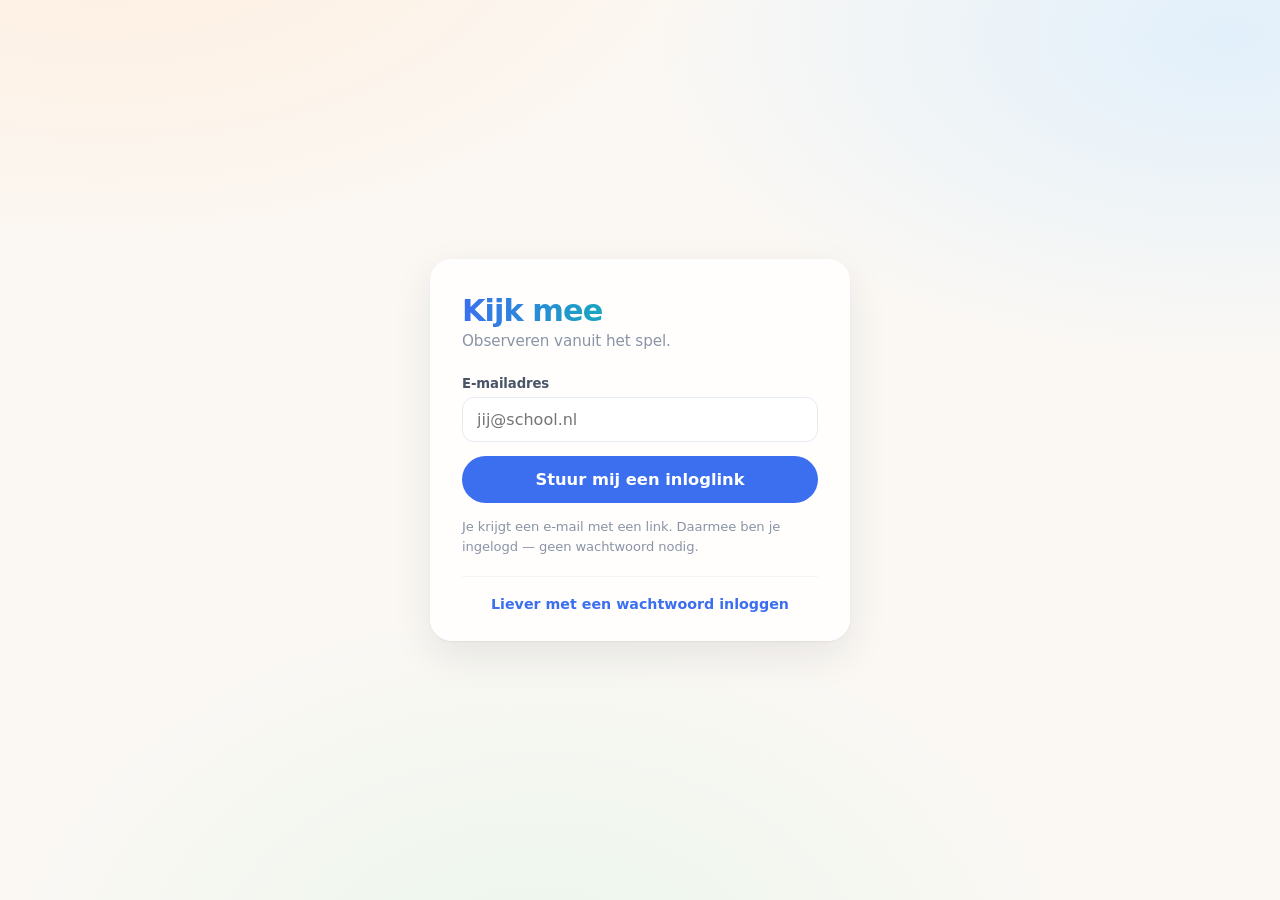
<file: index.html>
<!DOCTYPE html>
<html lang="nl">
<head>
<meta charset="UTF-8">
<meta name="robots" content="noindex, nofollow, noarchive">
<meta name="viewport" content="width=device-width, initial-scale=1.0, viewport-fit=cover">
<link rel="manifest" href="manifest.json">
<meta name="theme-color" content="#f2f4f7">
<meta name="mobile-web-app-capable" content="yes">
<link rel="icon" href="data:image/svg+xml,%3Csvg%20xmlns=%22http://www.w3.org/2000/svg%22%20viewBox=%220%200%2064%2064%22%3E%3Crect%20width=%2264%22%20height=%2264%22%20rx=%2214%22%20fill=%22%23fbf8f4%22/%3E%3Ccircle%20cx=%2232%22%20cy=%2232%22%20r=%2220%22%20fill=%22none%22%20stroke=%22%233b6ff0%22%20stroke-width=%225%22/%3E%3Ccircle%20cx=%2232%22%20cy=%2232%22%20r=%227%22%20fill=%22%232e9e6b%22/%3E%3C/svg%3E">
<title>Kijk mee</title>
<link rel="stylesheet" href="src/kb-stijl.css">
<style>
body{ background: var(--vlak-2); }

.balk{
  position: sticky; top: 0; z-index: 30;
  background: rgba(255,255,255,.9);
  -webkit-backdrop-filter: saturate(180%) blur(16px);
  backdrop-filter: saturate(180%) blur(16px);
  border-bottom: 1px solid var(--lijn);
  padding: calc(9px + env(safe-area-inset-top)) 14px 9px;
  display: flex; align-items: center; gap: 10px;
}
.balk .naam{ font-size: 1rem; font-weight: 650; letter-spacing: -.022em; }
.balk .waar{ font-size: .78rem; color: var(--inkt-3); }
.rek{ flex: 1; }

.vel{ max-width: 1000px; margin: 0 auto; padding: 20px 14px 90px; }
.vel h2{ font-size: 1.15rem; font-weight: 650; letter-spacing: -.022em; margin: 0 0 4px; }
.vel .sub{ font-size: .86rem; color: var(--inkt-3); margin: 0 0 18px; }

.groepen{ display: grid; gap: 12px; grid-template-columns: repeat(auto-fill, minmax(180px,1fr)); }
.groepkaart{ background: var(--vlak); border: 0; border-radius: var(--rond-m);
  box-shadow: var(--schaduw-1); padding: 16px; cursor: pointer; text-align: left;
  display: flex; flex-direction: column; gap: 9px;
  transition: transform .16s var(--veer), box-shadow .16s ease; }
.groepkaart:hover{ transform: translateY(-2px); box-shadow: var(--schaduw-2); }
.groepkaart .bol{ width: 40px; height: 40px; border-radius: 12px;
  display: flex; align-items: center; justify-content: center;
  color:#fff; font-weight:650; font-size:.88rem; }
.groepkaart .gn{ font-size: .98rem; font-weight: 600; }
.groepkaart .gs{ font-size: .8rem; color: var(--inkt-3); }

/* ── kinderen ─────────────────────────────────────────── */
.knoprij{ display: flex; gap: 8px; flex-wrap: wrap; margin-bottom: 16px; }
.kinderen{ display: grid; gap: 16px 8px; grid-template-columns: repeat(auto-fill, minmax(82px,1fr)); }
@media (min-width: 700px){ .kinderen{ grid-template-columns: repeat(auto-fill, minmax(94px,1fr)); } }
.kind{ cursor: pointer; position: relative; }
.kind .picto-rond{ width: 62px; height: 62px; font-size: 1.1rem; }
@media (min-width: 700px){ .kind .picto-rond{ width: 70px; height: 70px; } }
.kind .vink{ position: absolute; top: -2px; right: 50%; transform: translateX(34px);
  width: 20px; height: 20px; border-radius: 50%; background: var(--goed); color:#fff;
  font-size: .68rem; display: flex; align-items: center; justify-content: center;
  box-shadow: 0 0 0 2px #fff; }

/* ── raster ───────────────────────────────────────────── */
.rasterdoos{ overflow-x: auto; background: var(--vlak); border-radius: var(--rond-m);
  box-shadow: var(--schaduw-1); -webkit-overflow-scrolling: touch; }
table.raster{ border-collapse: collapse; width: 100%; font-size: .86rem; }
table.raster th, table.raster td{ border-bottom: 1px solid var(--lijn); padding: 0; }
table.raster thead th{ position: sticky; top: 0; background: var(--vlak); z-index: 2;
  font-weight: 600; font-size: .76rem; color: var(--inkt-2); text-align: left;
  padding: 10px 8px; vertical-align: bottom; line-height: 1.25; min-width: 104px; }
table.raster tbody th{ position: sticky; left: 0; background: var(--vlak); z-index: 1;
  text-align: left; font-weight: 550; padding: 8px 10px; white-space: nowrap;
  box-shadow: 1px 0 0 var(--lijn); min-width: 118px; }
.vak{ width: 100%; min-height: 46px; border: 0; background: none; cursor: pointer;
  display: flex; align-items: center; justify-content: center; font-size: .74rem;
  font-weight: 600; color: var(--inkt-4); }
.vak .bal{ width: 26px; height: 26px; border-radius: 50%; border: 2px dashed var(--inkt-4);
  display: flex; align-items: center; justify-content: center; color: #fff; font-size: .82rem; }
.vak.gezet .bal{ border-style: solid; border-color: transparent; }

/* ── observatieblad ───────────────────────────────────── */
.bladkop{ display: flex; align-items: center; gap: 12px; margin-bottom: 18px; }
.bladkop .rond{ width: 50px; height: 50px; border-radius: 50%; flex: none;
  background-size: cover; background-position: center; color:#fff;
  display:flex; align-items:center; justify-content:center; font-weight:600; }
.bladkop h3{ margin: 0; font-size: 1.15rem; font-weight: 650; letter-spacing: -.02em; }
.bladkop .kl{ font-size: .8rem; color: var(--inkt-3); }
.kop{ font-size: .78rem; font-weight: 600; color: var(--inkt-2); margin: 18px 0 8px;
  text-transform: none; letter-spacing: -.005em; }
.doelrij{ border: 1px solid var(--lijn); border-radius: var(--rond-s); padding: 10px 12px; margin-bottom: 8px; }
.doelrij .dn{ font-size: .88rem; font-weight: 550; margin-bottom: 8px; line-height: 1.35; }
.doelrij .dm{ font-size: .74rem; color: var(--inkt-3); }
.standrij{ display: flex; gap: 6px; }
.standknop{ flex: 1; border: 1.5px solid var(--lijn); background: var(--vlak);
  border-radius: var(--rond-s); padding: 9px 4px; font-size: .78rem; font-weight: 600;
  color: var(--inkt-2); cursor: pointer; }
.standknop.aan{ color: #fff; border-color: transparent; }
textarea.notitie{ width: 100%; font: inherit; font-size: .95rem; padding: 12px;
  border-radius: var(--rond-s); border: 1.5px solid var(--lijn); min-height: 86px; resize: vertical; }
textarea.notitie:focus{ outline: none; border-color: var(--accent); }
.zoek{ width: 100%; font: inherit; font-size: .92rem; padding: 10px 12px;
  border-radius: var(--rond-s); border: 1.5px solid var(--lijn); margin-bottom: 8px; }
.zoek:focus{ outline: none; border-color: var(--accent); }
.doelkeus{ max-height: 190px; overflow-y: auto; border: 1px solid var(--lijn);
  border-radius: var(--rond-s); }
.doelkeus button{ display: block; width: 100%; text-align: left; border: 0; background: none;
  padding: 9px 12px; font-size: .85rem; cursor: pointer; border-bottom: 1px solid var(--vlak-2); }
.doelkeus button:hover{ background: var(--vlak-2); }
.doelkeus .mt{ font-size: .72rem; color: var(--inkt-3); }
.bladvoet{ display: flex; gap: 8px; margin-top: 20px; }

.leeg{ text-align: center; padding: 44px 20px; color: var(--inkt-3); }
.leeg .groot{ font-size: 2.1rem; margin-bottom: 8px; }

#deken{ position: fixed; inset: 0; z-index: 900; display: none; background: var(--vlak-2);
  align-items: center; justify-content: center; flex-direction: column; gap: 16px; }
#deken.aan{ display: flex; }
</style>
</head>
<body>

<header class="balk">
  <div style="min-width:0">
    <div class="naam" id="titel">Kijk mee</div>
    <div class="waar" id="waar">laden…</div>
  </div>
  <div class="rek"></div>
  <button class="knop knop-stil knop-klein" id="verberg">Scherm uit</button>
  <button class="knop knop-stil knop-klein" id="uit">Uitloggen</button>
</header>

<main class="vel" id="vel">
  <div class="leeg"><div class="groot">⏳</div><p>Een ogenblik…</p></div>
</main>

<div class="overlay" id="overlay"><div class="blad" id="blad"></div></div>
<div class="melding" id="melding"></div>

<div id="deken">
  <div style="font-size:2.6rem">🙈</div>
  <p style="color:var(--inkt-3)">Het scherm staat even uit.</p>
  <button class="knop knop-primair" id="deken-uit">Weer laten zien</button>
</div>

<script src="src/kb-supabase.js"></script>
<script src="src/obs-sessie.js"></script>
<script src="src/obs-data.js"></script>
<script src="src/obs-blad.js"></script>
<script src="src/obs-app.js"></script>
</body>
</html>
</file>
<file: src/kb-stijl.css>
/* ══════════════════════════════════════════════════════════════
   KEUZEBORD — GEDEELDE VORMTAAL
   Systeemletters, zachte hoeken, diepte via schaduw in plaats van
   randen, en kleur alleen waar die iets betekent.
   Het bord staat op een warme ondergrond, het beheer op een koele:
   zo zie je meteen in welke van de twee je zit.
   ══════════════════════════════════════════════════════════════ */

/* Op een Apple-apparaat pakt hij het systeemlettertype (SF Pro) — dat is
   precies de vibe die we willen. Elders halen we Inter op, dat er sterk op
   lijkt. Valt het internet weg, dan zakt hij terug op Segoe UI of wat er
   staat, en blijft alles leesbaar. */
:root{
  /* De letters van het apparaat zelf. Er stond ooit "Inter" van Google
     bij, maar die stond op plek vijf en werd op een Mac of een Windows
     dus nooit gebruikt -- terwijl het stijlbestand dat hem ophaalde het
     tekenen van de pagina wél tegenhield tot Google antwoordde. Op een
     schoolnetwerk dat traag is of Google filtert, keek je daardoor naar
     een wit bord terwijl er niets mis was. Nu hangt er niets meer van
     buiten af. */
  --letter: -apple-system, BlinkMacSystemFont, "SF Pro Text", "SF Pro Display",
            "Segoe UI Variable Text", "Segoe UI", system-ui,
            "Helvetica Neue", Arial, sans-serif;

  --inkt:      #1a2233;
  --inkt-2:    #4a5568;
  --inkt-3:    #8a94a6;
  --inkt-4:    #b0b8c6;

  --vlak:      #ffffff;
  --vlak-2:    #f2f4f7;
  --lijn:      #e6e9ef;

  --accent:      #3b6ff0;
  --accent-zacht:#eaf0fe;
  --goed:        #2e9e6b;
  --goed-zacht:  #e9f6f0;
  --let-op:      #c8820a;
  --let-op-zacht:#fbf0e6;
  --stop:        #d94f4f;
  --stop-zacht:  #fdeeee;

  --rond-s: 10px;
  --rond-m: 16px;
  --rond-l: 26px;
  --rond-vol: 999px;

  --schaduw-1: 0 1px 2px rgba(20,28,44,.05), 0 4px 16px rgba(20,28,44,.05);
  --schaduw-2: 0 1px 2px rgba(20,28,44,.05), 0 8px 24px rgba(20,28,44,.06);
  --schaduw-3: 0 1px 2px rgba(20,28,44,.05), 0 14px 38px rgba(20,28,44,.09);

  --veer: cubic-bezier(.22,1,.36,1);
}

*{ box-sizing: border-box; }
html, body{ height: 100%; }
body{
  margin: 0;
  font-family: var(--letter);
  font-feature-settings: 'cv11', 'ss01';   /* rechte a en g, zoals SF Pro */
  font-optical-sizing: auto;
  color: var(--inkt);
  -webkit-font-smoothing: antialiased;
  -moz-osx-font-smoothing: grayscale;
  -webkit-tap-highlight-color: transparent;
  overscroll-behavior: none;
  letter-spacing: -.006em;
}

/* Koppen zetten we iets strakker en zwaarder — dat is wat een interface
   van Apple zo rustig doet ogen: weinig maten, duidelijk verschil. */
h1, h2, h3, .titel, .groepnaam, .klas-titel, .hoek-naam{
  letter-spacing: -.021em;
  text-wrap: balance;
}

/* Cijfers die per seconde veranderen mogen de bladzijde niet duwen. */
.klok, .hoek-telling, .cijfer .n, .weekdag-telling{
  font-variant-numeric: tabular-nums;
  font-feature-settings: 'tnum' 1, 'cv11' 1;
}
body.beheer{ background: var(--vlak-2); }

button{ font: inherit; color: inherit; border: none; background: none; cursor: pointer; }
input, select, textarea{ font: inherit; color: inherit; }
:focus-visible{ outline: 3px solid var(--accent); outline-offset: 2px; }

/* ── knoppen ───────────────────────────────────────────── */
.knop{
  display: inline-flex; align-items: center; justify-content: center; gap: 8px;
  font-weight: 600; border-radius: var(--rond-vol);
  padding: 11px 22px; font-size: .95rem;
  transition: transform .18s var(--veer), background .18s ease, opacity .18s ease;
}
.knop:active{ transform: scale(.96); }
/* Een knop die op dit moment niets meer kan doen. Niet weg, wel duidelijk:
   zo zie je dat je er al bent in plaats van te blijven drukken. */
.knop:disabled{ opacity: .38; cursor: default; }
.knop:disabled:active{ transform: none; }
.knop-primair{ background: var(--accent); color: #fff; }
.knop-stil   { background: rgba(20,28,44,.06); color: var(--inkt-2); }
.knop-gevaar { background: var(--stop-zacht); color: var(--stop); }
.knop-groot  { padding: 15px 30px; font-size: 1.1rem; }
.knop-klein  { padding: 8px 15px; font-size: .84rem; }

/* ── kinderpicto ───────────────────────────────────────── */
.picto{
  display: flex; flex-direction: column; align-items: center; gap: 6px;
  user-select: none; -webkit-user-select: none; touch-action: none;
  /* een handje: dit kun je oppakken */
  cursor: grab;
}
.picto:active{ cursor: grabbing; }
.picto.op-slot{ cursor: default; }

.picto-rond{
  border-radius: 50%; display: flex; align-items: center; justify-content: center;
  color: #fff; font-weight: 600; letter-spacing: -.01em;
  background-size: cover; background-position: center;
  background-repeat: no-repeat;
  box-shadow: 0 1px 3px rgba(20,28,44,.18);
  position: relative; flex: none;
  transition: transform .18s var(--veer), box-shadow .18s ease;
}

/* Een picto is een tekening, geen foto. Vullend bijsnijden -- wat bij een
   gezicht juist goed is -- haalde bij een tekening de randen eraf: van een
   lieveheersbeestje bleef een rode vlek over, van een paddenstoel de steel.
   Dus past een tekening zich in het rondje, op wit, met de kleur van het
   kind als ring eromheen zodat je hem nog steeds van verre herkent. */
.picto-rond.tekening{
  background-size: contain;
  background-color: #fff;
  box-shadow: inset 0 0 0 2px var(--kindkleur, transparent),
              0 1px 3px rgba(20,28,44,.18);
}

/* Even aanwijzen en het kind komt naar voren: iets groter, een zachte
   gloed eromheen. Op een aanraakscherm gebeurt dit niet -- daar is
   'hover' een toevalligheid -- dus we vragen eerst of het apparaat een
   muis heeft. */
@media (hover: hover) and (pointer: fine){
  .picto:hover .picto-rond{
    transform: translateY(-3px) scale(1.06);
    box-shadow: 0 4px 10px rgba(20,28,44,.2), 0 0 0 4px rgba(255,255,255,.7),
                0 0 0 6px var(--kindkleur, var(--accent));
  }
  .picto.op-slot:hover .picto-rond{
    transform: none;
    box-shadow: 0 1px 3px rgba(20,28,44,.18);
  }
}

/* Bij aanraken hetzelfde gevoel, maar meteen: een vinger heeft geen
   'zweven' -- die is er ineens. */
.picto:active .picto-rond{
  transform: scale(1.09);
  box-shadow: 0 5px 14px rgba(20,28,44,.24), 0 0 0 4px rgba(255,255,255,.7),
              0 0 0 6px var(--kindkleur, var(--accent));
}
.picto.op-slot:active .picto-rond{ transform: none; }

/* Wie nog moet kiezen ademt rustig mee, zodat het oog er vanzelf heen
   gaat. Wie liever geen beweging op het bord wil, krijgt hem niet. */
@keyframes kb-ademen{
  0%, 100% { transform: scale(1);    }
  50%      { transform: scale(1.035); }
}
.strook .picto:not(.op-slot) .picto-rond{
  animation: kb-ademen 3.4s ease-in-out infinite;
}
.strook .picto:hover .picto-rond,
.strook .picto:active .picto-rond,
.strook .picto.sleept .picto-rond{ animation: none; }

@media (prefers-reduced-motion: reduce){
  .picto-rond{ transition: none; animation: none !important; }
}
/* De naam onder een picto. Let op de regelhoogte: sluit die precies om de
   letters, dan valt de staart van een j of een g buiten het vakje en snijdt
   overflow:hidden hem er gewoon af. */
.picto-naam{ font-size: .82rem; line-height: 1.35; color: var(--inkt-2); max-width: 78px;
             overflow: hidden; text-overflow: ellipsis; white-space: nowrap; text-align: center; }
.picto.sleept{ opacity: .35; }
.picto.op-slot .picto-rond{ box-shadow: 0 1px 3px rgba(20,28,44,.18); }

/* de ring die vol loopt tot een kind mag wisselen */
.ring{ position: absolute; top: -6px; right: -6px; bottom: -6px; left: -6px;
       pointer-events: none; }
.ring svg{ width: 100%; height: 100%; transform: rotate(-90deg); }
.ring circle{ fill: none; stroke-width: 4; stroke-linecap: round; }
.ring .baan{ stroke: rgba(20,28,44,.10); }
.ring .voortgang{ stroke: var(--accent); transition: stroke-dasharray .9s linear, stroke .4s ease; }
.picto.vrij .ring .voortgang{ stroke: var(--goed); }

/* Net gekozen: de eerste seconden mag een kind het nog rechtzetten. Een
   streepjesring, want een doorgetrokken ring betekent hier "dit staat
   vast" en dit staat juist nog niet vast. */
.picto.afkoelt .ring .baan{ stroke: var(--goed); opacity: .34;
                            stroke-dasharray: 5 7; stroke-width: 4; }
.picto.afkoelt .ring .voortgang{ stroke: var(--goed); }
.picto.afkoelt .picto-rond{ box-shadow: 0 0 0 3px rgba(46,158,107,.35), 0 2px 8px rgba(20,28,44,.16); }

/* ── kaart ─────────────────────────────────────────────── */
.kaart{
  background: var(--vlak); border-radius: var(--rond-l);
  box-shadow: var(--schaduw-2); overflow: hidden;
}

/* ── overlay ───────────────────────────────────────────── */
.overlay{
  position: fixed; top: 0; right: 0; bottom: 0; left: 0; z-index: 400;
  background: rgba(20,28,44,.34); backdrop-filter: blur(6px);
  -webkit-backdrop-filter: blur(6px);
  display: flex; align-items: center; justify-content: center; padding: 24px;
  opacity: 0; pointer-events: none; transition: opacity .22s ease;
}
.overlay.open{ opacity: 1; pointer-events: auto; }
.blad{
  background: var(--vlak); border-radius: 30px; box-shadow: var(--schaduw-3);
  max-width: 560px; width: 100%; max-height: 88vh; overflow-y: auto;
  padding: 34px; transform: scale(.94) translateY(12px);
  transition: transform .26s var(--veer);
}
.overlay.open .blad{ transform: none; }

/* ── melding ───────────────────────────────────────────── */
.melding{
  position: fixed; left: 50%; bottom: 30px; transform: translate(-50%, 20px);
  background: rgba(20,28,44,.94); color: #fff; padding: 13px 24px;
  border-radius: var(--rond-vol); font-size: .95rem; font-weight: 500;
  box-shadow: var(--schaduw-3); z-index: 600;
  opacity: 0; pointer-events: none; transition: opacity .22s ease, transform .26s var(--veer);
}
.melding.zichtbaar{ opacity: 1; transform: translate(-50%, 0); }

@media (prefers-reduced-motion: reduce){
  *, *::before, *::after{ animation-duration: .01ms !important; transition-duration: .01ms !important; }
}

/* ── wie is er ingelogd ───────────────────────────────────────────────
   Eén naamplaatje dat op alle drie de schermen hetzelfde werkt: klik erop
   en je kunt wisselen van account of uitloggen. */
.account{ position: relative; }
.account-knop{
  display: flex; align-items: center; gap: 10px;
  padding: 7px 12px 7px 7px; border-radius: 999px;
  background: rgba(20,28,44,.05); text-align: left;
  transition: background .16s ease;
}
.account-knop:hover{ background: rgba(20,28,44,.09); }
.account-bol{
  width: 30px; height: 30px; border-radius: 50%; flex: none;
  background: var(--accent); color: #fff;
  display: flex; align-items: center; justify-content: center;
  font-size: .88rem; font-weight: 600;
}
.account-tekst{ display: flex; flex-direction: column; line-height: 1.2; min-width: 0; }
.account-naam{ font-size: .87rem; font-weight: 550; color: var(--inkt);
               white-space: nowrap; overflow: hidden; text-overflow: ellipsis; max-width: 15ch; }
.account-rol{ font-size: .72rem; color: var(--inkt-3); }

.account-menu{
  display: none; position: absolute; right: 0; top: calc(100% + 8px);
  min-width: 232px; z-index: 700;
  background: var(--vlak); border-radius: 14px; padding: 6px;
  box-shadow: var(--schaduw-3);
}
.account.open .account-menu{ display: block; }
.account.omhoog .account-menu{ top: auto; bottom: calc(100% + 8px); }
.account-menukop{
  font-size: .74rem; color: var(--inkt-3); padding: 8px 11px 7px;
  border-bottom: 1px solid var(--vlak-2); margin-bottom: 4px;
  word-break: break-word; line-height: 1.4;
}
.account-menu button{
  display: block; width: 100%; text-align: left;
  font-size: .89rem; color: var(--inkt); padding: 9px 11px; border-radius: 9px;
  transition: background .12s ease;
}
.account-menu button:hover{ background: var(--vlak-2); }
.account-menu button.uitloggen{ color: var(--stop); font-weight: 550; }
.account-menu button.uitloggen:hover{ background: var(--stop-zacht); }

/* ── bouwstenen die de beheerkant deelt ──────────────────────────────
   Stonden eerst in beheer.html en school.html allebei apart. Hier hoeven
   ze maar één keer te staan, en dan zien ze er ook overal hetzelfde uit. */
.kopregel{ display: flex; align-items: flex-start; justify-content: space-between;
           gap: 20px; margin-bottom: 24px; flex-wrap: wrap; }
.kopregel .knoprij{ margin-top: 0; }
.chips{ display: flex; gap: 6px; flex-wrap: wrap; margin-bottom: 12px; }
.chip{ font-size: .84rem; font-weight: 600; padding: 8px 14px;
       border-radius: var(--rond-vol);
       background: var(--vlak-2); color: var(--inkt-2);
       transition: background .14s ease; }
.chip:hover{ background: rgba(20,28,44,.1); }
.chip.aan{ background: var(--accent); color: #fff; }
.chip.aan:hover{ background: var(--accent); }

/* ── de schil van de beheerkant ──────────────────────────────────────
   Zijbalk links, inhoud rechts. Het groepsbeheer en het schoolbeheer
   gebruiken allebei deze schil, zodat ze aanvoelen als één omgeving en
   niet als twee losse programma's. */
.app{ display: flex; min-height: 100vh; }

/* ── zijbalk ──────────────────────────────────────────── */
.zijbalk{
  width: 248px; flex: none; background: var(--vlak);
  border-right: 1px solid var(--lijn);
  padding: 26px 16px 20px; display: flex; flex-direction: column; gap: 26px;
  position: sticky; top: 0; height: 100vh;
}
.zij-kop{ padding: 0 10px; }
.zij-kop .n{ font-size: 1.08rem; font-weight: 600; letter-spacing: -.02em; }
.zij-kop .s{ font-size: .8rem; color: var(--inkt-4); margin-top: 1px; }
.zij-menu{ display: flex; flex-direction: column; gap: 2px; overflow-y: auto; }
.zij-knop{
  display: flex; align-items: center; gap: 12px; padding: 8px 12px;
  border-radius: 9px; font-size: .895rem; font-weight: 450;
  color: var(--inkt-2); text-align: left; width: 100%;
  transition: background .14s ease, color .14s ease;
}
.zij-knop:hover{ background: var(--vlak-2); color: var(--inkt); }
.zij-knop.aan{ background: var(--accent); color: #fff; font-weight: 550; }
.zij-knop.aan svg{ opacity: .95; }
.zij-knop svg{ opacity: .72; }
.zij-knop svg{ flex: none; }
.zij-onder{ margin-top: auto; display: flex; flex-direction: column; gap: 8px; }
.zij-link{
  display: flex; align-items: center; gap: 10px; padding: 10px;
  border-radius: var(--rond-s); background: var(--vlak-2);
  font-size: .85rem; font-weight: 600; color: var(--inkt-2); text-decoration: none;
}

/* Een doel dat via een taak of het thema meeloopt, zegt erbij waar het
   vandaan komt. */
.minichip.via{ display: inline-flex; align-items: baseline; gap: 6px; }
.minichip-bron{ font-size: .68rem; opacity: .62; font-style: italic; }

/* ── is het opgeslagen? ───────────────────────────────── */
/* Staat onderin de zijbalk en onderaan het weekplan. Een stip met een
   woord erbij: rustig als het goed is, opvallend als er iets klaarstaat
   dat nog niet verstuurd is. */
.opslagstand{
  display: flex; align-items: center; gap: 10px; padding: 9px 10px;
  border: 1px solid var(--lijn); border-radius: var(--rond-s);
  background: var(--vlak); font-family: inherit; font-size: .82rem;
  color: var(--inkt-2); text-align: left; cursor: pointer; width: 100%;
}
.opslagstand:hover{ background: var(--vlak-2); }
.opslagtekst{ display: flex; flex-direction: column; gap: 1px; min-width: 0; }
.opslagnaam{ font-weight: 600; }
.opslaguitleg{ font-size: .75rem; color: var(--inkt-3); }
.opslagstip{ width: 10px; height: 10px; border-radius: 50%; flex: none;
             background: var(--inkt-3); }
.opslagstand.stand-klaar .opslagstip{ background: var(--goed); }
.opslagstand.stand-bezig .opslagstip{ background: var(--accent); animation: opslagklop 1s ease-in-out infinite; }
.opslagstand.stand-wacht{ border-color: #e8d3ab; background: var(--let-op-zacht); }
.opslagstand.stand-wacht .opslagstip{ background: var(--let-op); }
.opslagstand.stand-mis{ border-color: #eec3c3; background: var(--stop-zacht); }
.opslagstand.stand-mis .opslagstip{ background: var(--stop); }
@keyframes opslagklop{ 0%,100%{ opacity:1 } 50%{ opacity:.35 } }
/* In het weekplan mag hij naast de knop staan in plaats van eronder. */
.opslagstrook{ display: flex; align-items: center; gap: 14px; flex-wrap: wrap; }
.opslagstrook .opslagstand{ width: auto; flex-grow: 1; min-width: 200px; }

/* ── inhoud ───────────────────────────────────────────── */
.inhoud{ flex-grow: 1; padding: 34px 38px 72px; min-width: 0; max-width: 1180px; }
.titel{ font-size: 1.62rem; font-weight: 600; letter-spacing: -.028em; }
.ondertitel{ font-size: .92rem; color: var(--inkt-3); margin-top: 4px; }

/* Op een smal scherm wordt de zijbalk een rijtje bovenaan. */
@media (max-width: 820px){
  .app{ flex-direction: column; }
  .zijbalk{ width: 100%; height: auto; position: static; flex-direction: row; overflow-x: auto;
            border-right: none; border-bottom: 1px solid var(--lijn); gap: 12px; align-items: center; }
  .zij-kop, .zij-onder{ display: none; }
  .zij-menu{ flex-direction: row; }
  .zij-knop{ white-space: nowrap; }
  .inhoud{ padding: 20px 16px 50px; }
}

/* Een invoerveld, overal hetzelfde. */
.invoer{ width: 100%; font: inherit; font-size: 1rem; color: var(--inkt);
         padding: 11px 13px; border-radius: 11px; border: 1.5px solid var(--lijn);
         background: #fff; transition: border-color .16s ease, box-shadow .16s ease; }
.invoer:focus{ outline: none; border-color: var(--accent);
               box-shadow: 0 0 0 3.5px var(--accent-zacht); }

/* Een rijtje kerncijfers, zoals boven een overzicht. */
.cijfers{ display: grid; grid-template-columns: repeat(3, minmax(0, 1fr));
          gap: 12px; margin: 14px 0 12px; }
.cijfer .n{ font-size: 1.5rem; font-weight: 600; letter-spacing: -.02em;
            font-variant-numeric: tabular-nums; line-height: 1.1; }
.cijfer .l{ font-size: .74rem; color: var(--inkt-3); margin-top: 2px; line-height: 1.3; }
</file>
